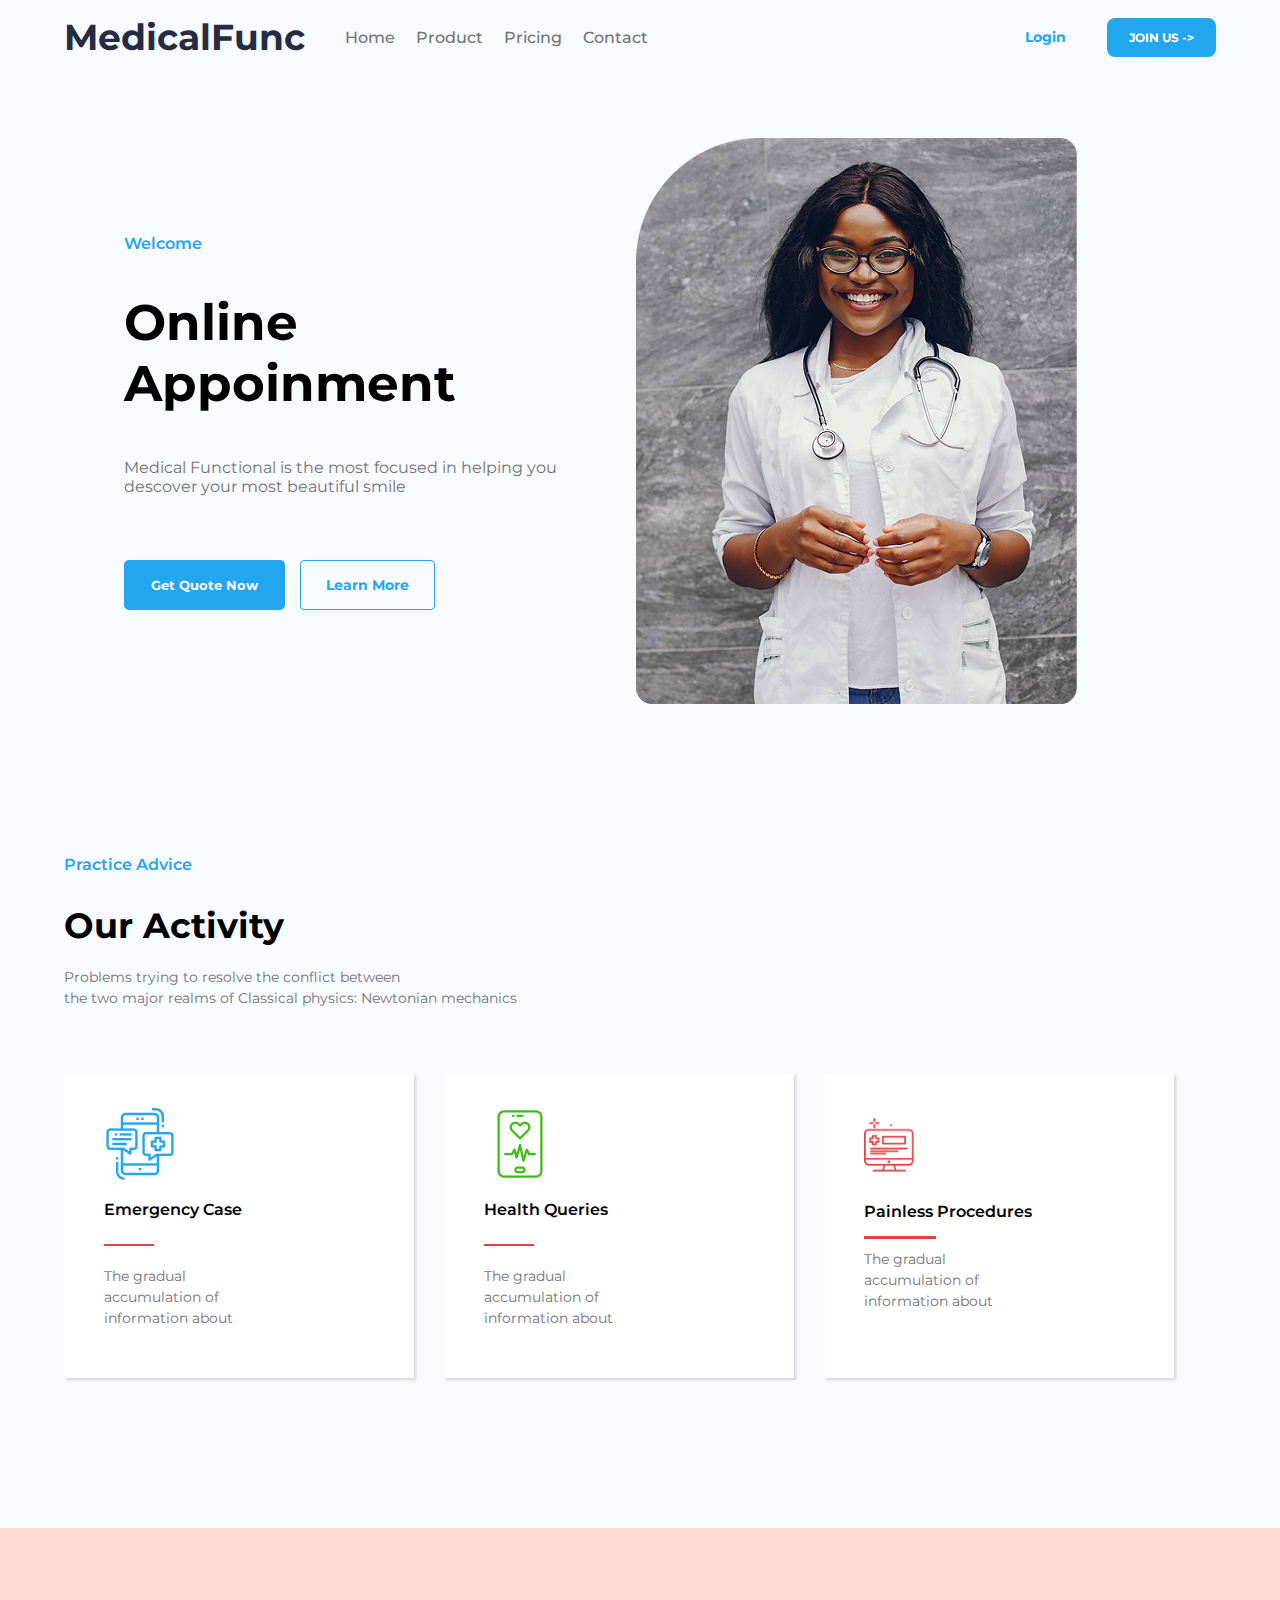
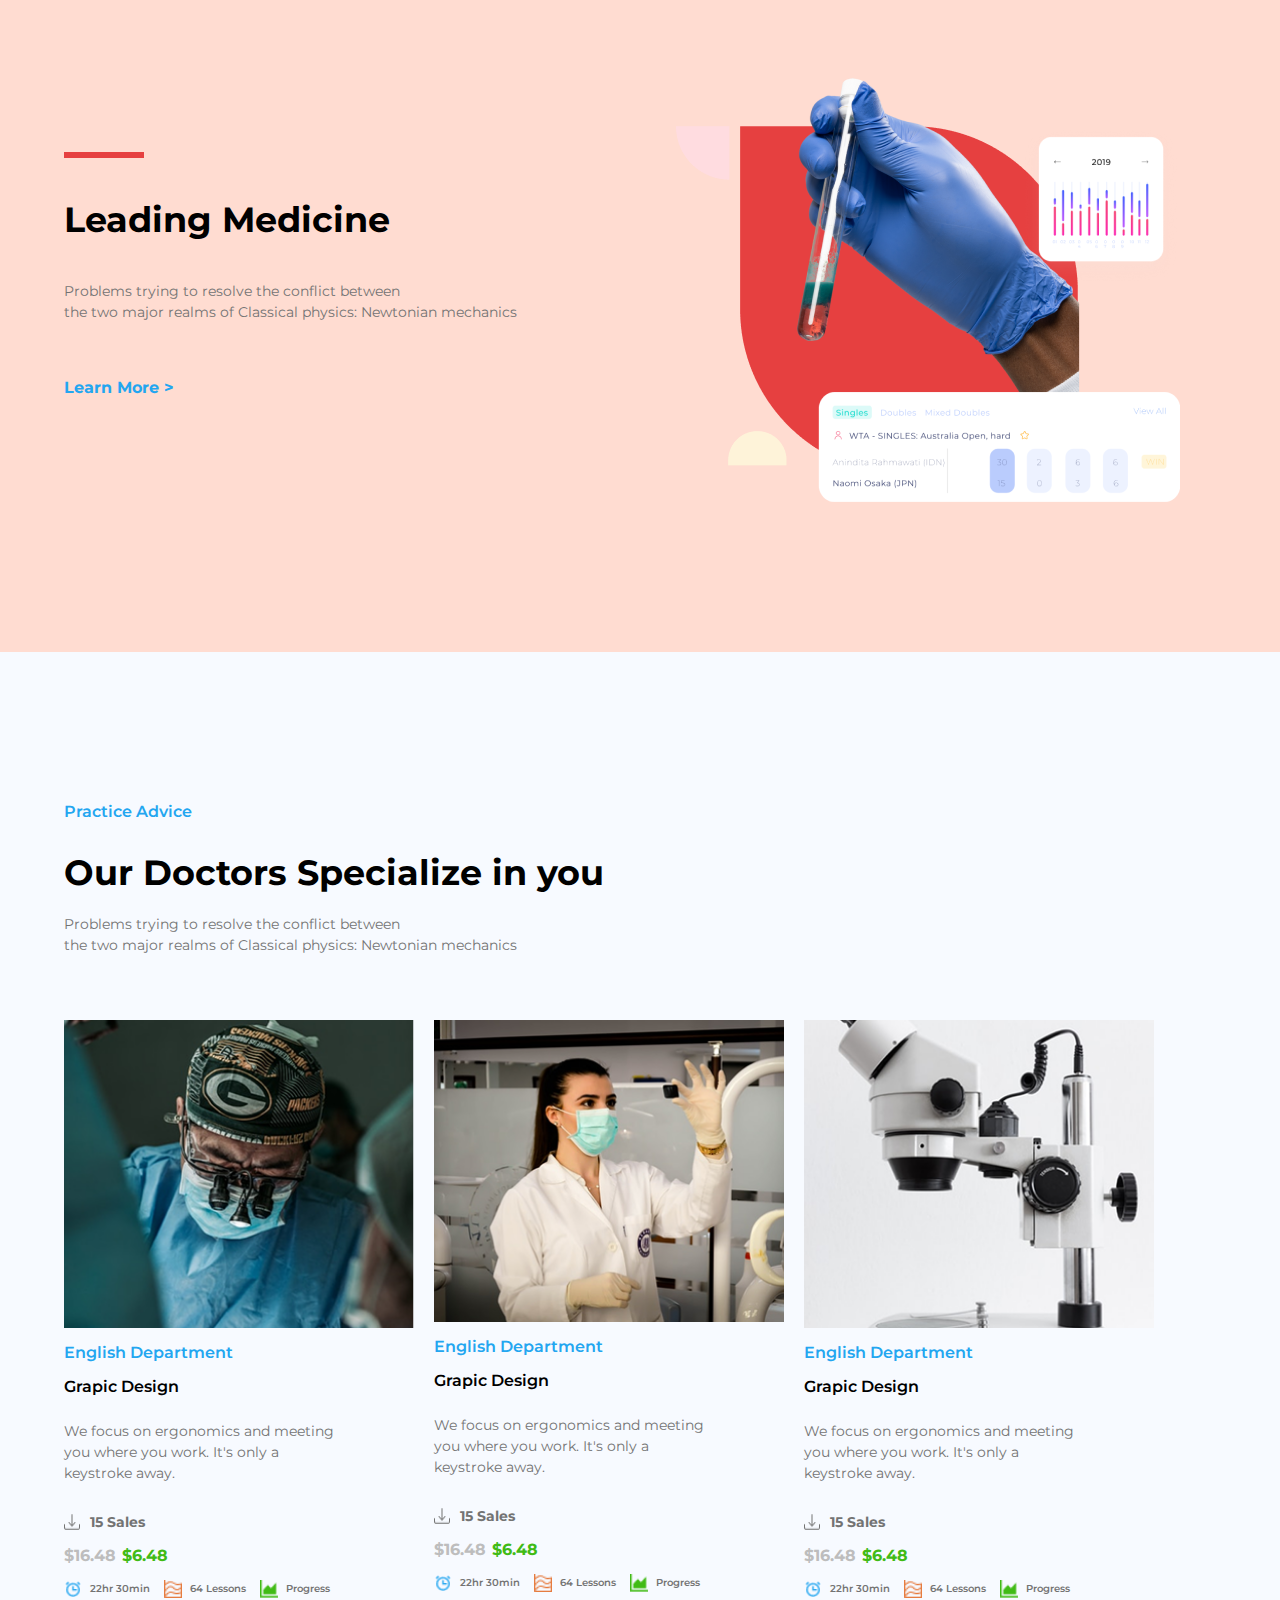
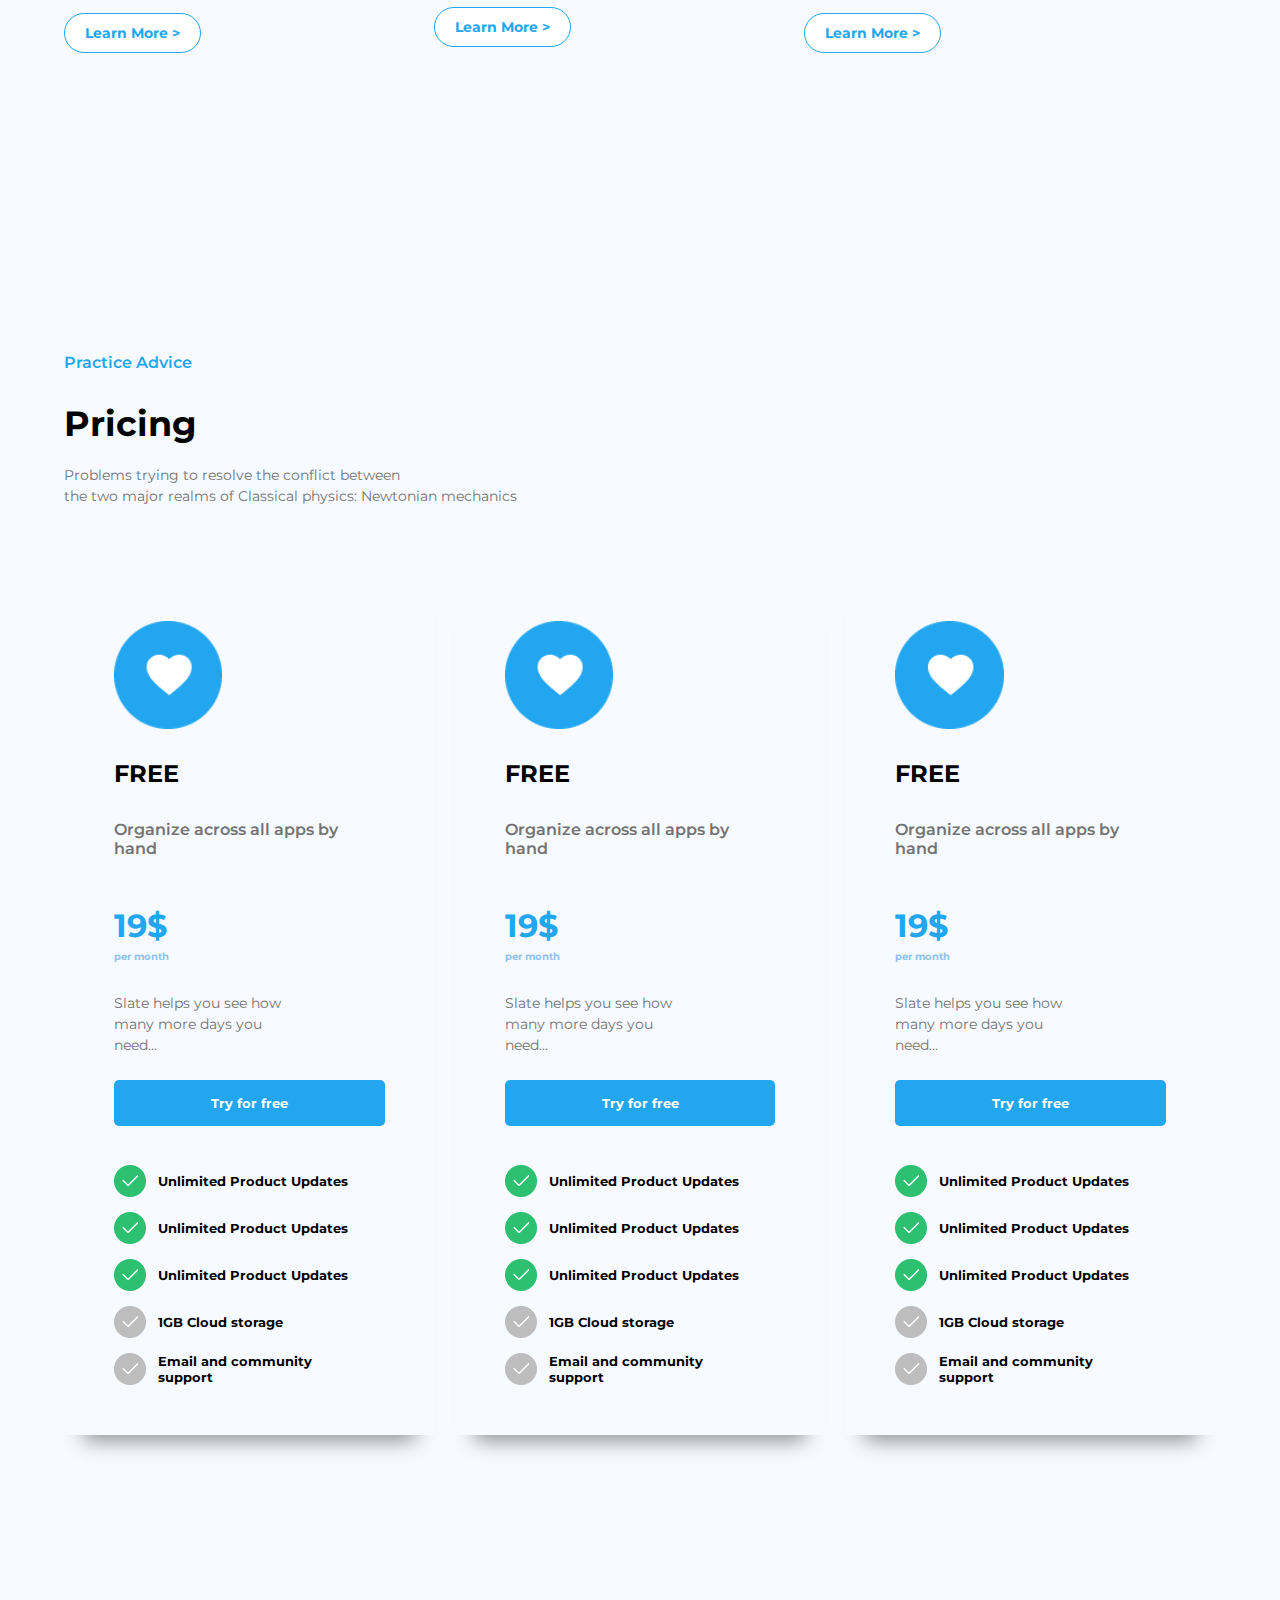
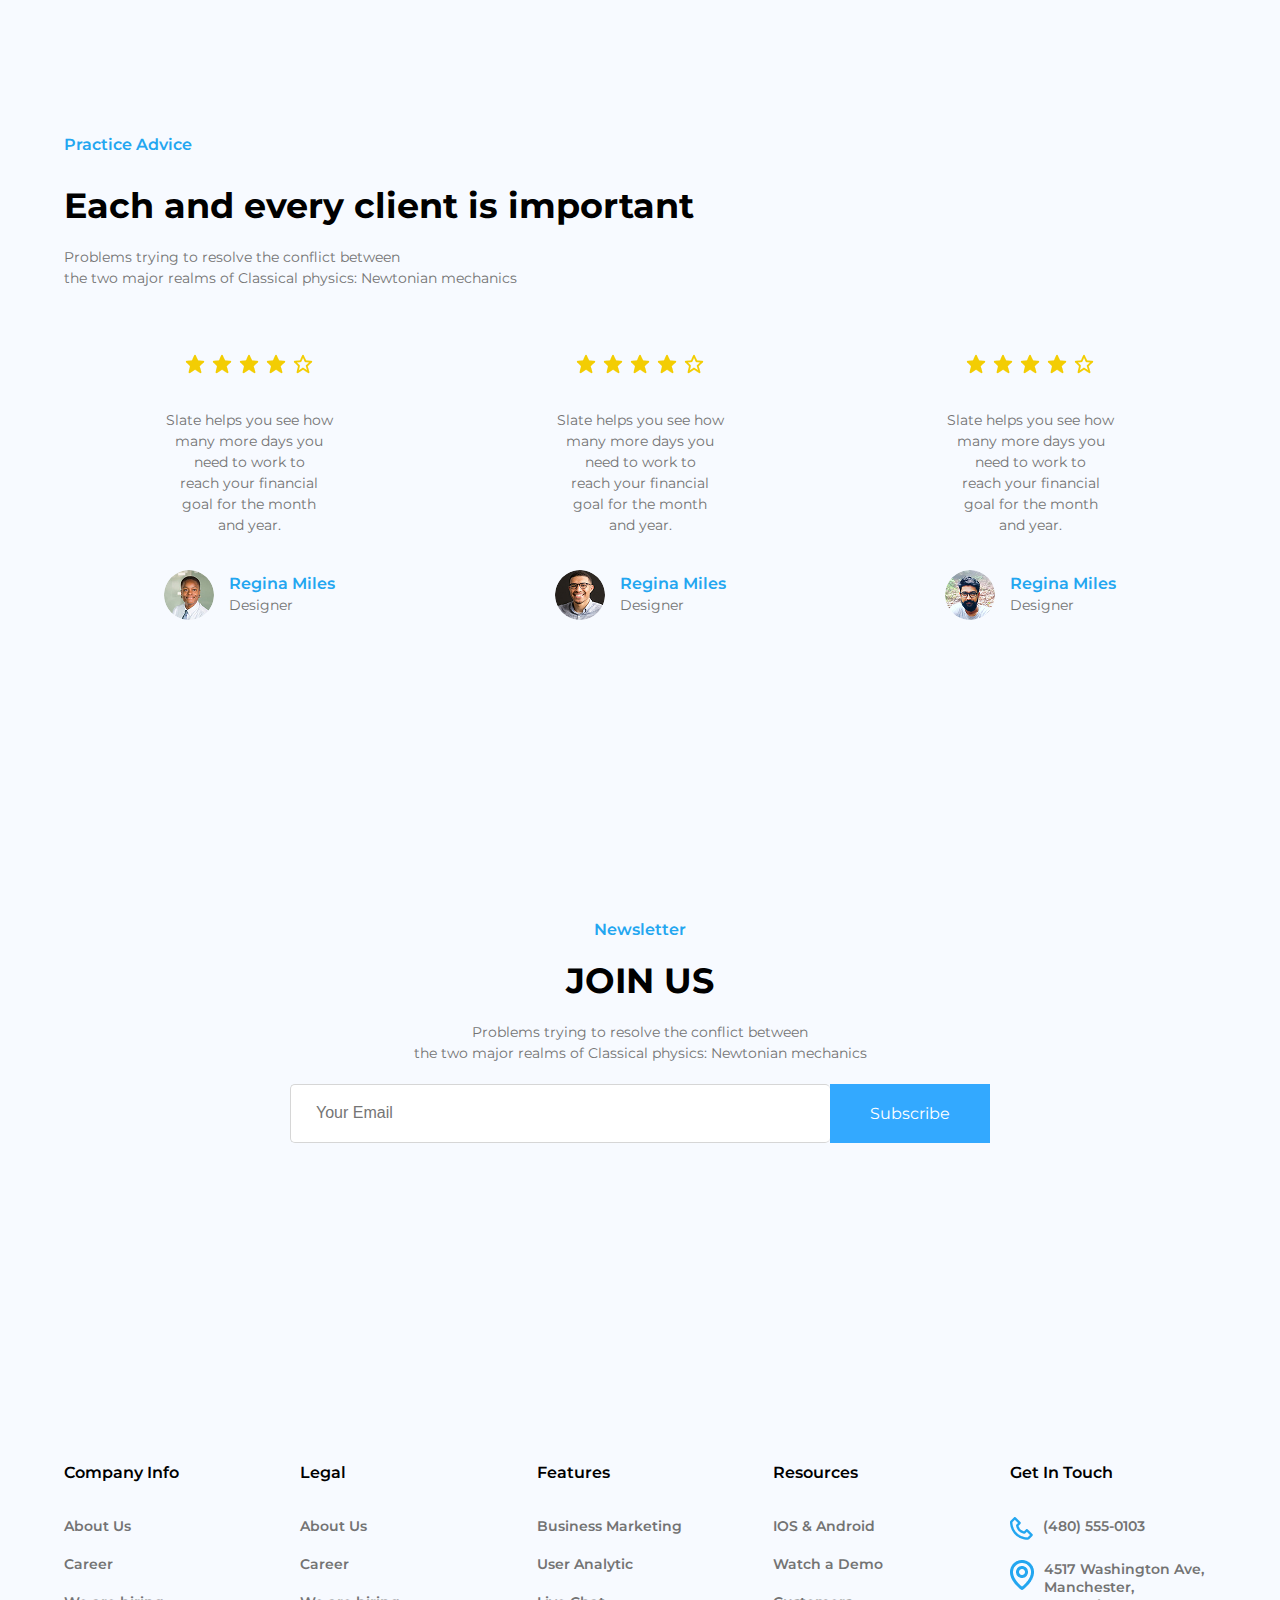
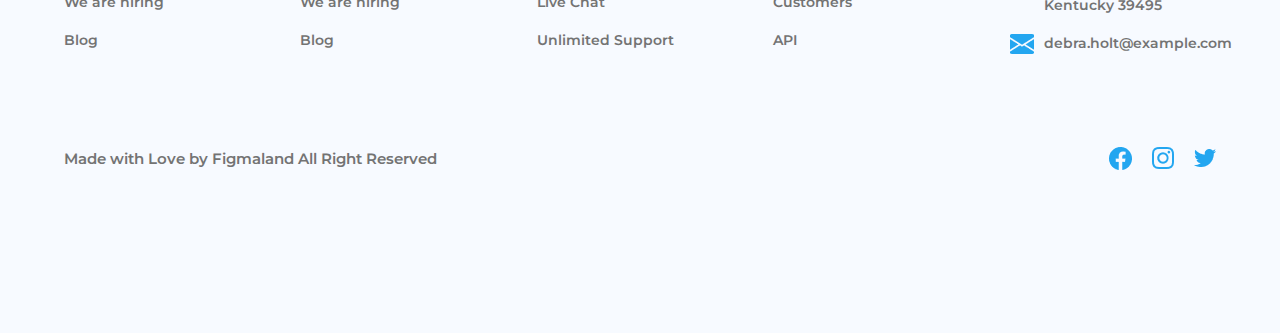
<file: index.html>
<!DOCTYPE html>
<html lang="en">

<head>
  <meta charset="UTF-8">
  <meta name="viewport" content="width=device-width, initial-scale=1.0">
  <title>Medical App</title>
  <link rel="preconnect" href="https://fonts.googleapis.com">
  <link rel="preconnect" href="https://fonts.gstatic.com" crossorigin>
  <link href="https://fonts.googleapis.com/css2?family=Montserrat:ital,wght@0,100..900;1,100..900&display=swap" rel="stylesheet">
  <link rel="stylesheet" href="style.css">
</head>

<body>
  <section class="header">

    <div class="navbar">
      <div class="nav-left">
        <a href="home.html" class="appname"><h2>MedicalFunc</h2></a>
        <nav>
          <ul class="navlinkA">
            <li><a href="#">Home</a></li>
            <li><a href="#">Product</a></li>
            <li><a href="#">Pricing</a></li>
            <li><a href="#">Contact</a></li>
          </ul>
        </nav>
      </div>

      <div class="nav-right">
        <div class="navlinkB">
          <button class="login-btn">Login</button>
          <button class="join-btn">JOIN US -></button>
        </div>
      </div>
    </div>

    <div class="header-container">
      <div class="header-container-left">
        <h4 class="h4-1">Welcome</h4>
        <br>
        <h1 class="h1-1">Online</h1>
        <h1 class="h1-1">Appoinment</h1>
        <br>
        <p class="p-1">Medical Functional is the most focused in helping you <br> descover your most beautiful smile</p>
        <br>
        <div class="container-left-btn">
          <button class="btn-1">Get Quote Now</button>
          <button class="btn-2">Learn More</button>
        </div>
      </div>
      <div class="header-container-right">
        <img src="images/doctor.png" class="doc-image" alt="Image of the doctor">
      </div>
    </div>
    
  </section>

  <section class="activity">

    <div class="activity-container">
      <div class="activity-container-top">
        <h4 class="h4-1">Practice Advice</h4>
        <h1 class="h1-2">Our Activity</h1>
      <p class="p-2">Problems trying to resolve the conflict between <br> the two major realms of Classical physics: Newtonian mechanics</p>
      </div>

      <div class="activity-container-bottom">
        <div class="activity-container-box">
          <img src="images/activity-img1.png" class="phone-image" alt="Image of a phone">
          <h4 class="h4-2">Emergency Case</h4>
          <img src="images/redline.png" class="line-image" alt="Line image">
          <p class="p-2">The gradual <br> accumulation of <br>information about </p>
        </div>
        <div class="activity-container-box">
          <img src="images/activity-img2.png" class="phone-image" alt="Image of a phone">
          <h4 class="h4-2">Health Queries</h4>
          <img src="images/redline.png" class="line-image" alt="Line image">
          <p class="p-2">The gradual <br> accumulation of <br>information about </p>
        </div>
        <div class="activity-container-box">
          <img src="images/activity-img3.png" class="line-image" alt="Line image">
          <h4 class="h4-2">Painless Procedures</h4>
          <img src="images/redline.png" class="phone-image" alt="Image of a phone">
          <p class="p-2">The gradual <br> accumulation of <br>information about </p>
        </div>
      </div>
    </div>

  </section>

  <section class="content">
    <div class="content-container">
      <div class="content-container-left">
      <img src="images/redline.png" class="line-image" alt="Image of a testtube">
        <h1 class="h1-2">Leading Medicine</h1>
      <p class="p-2">Problems trying to resolve the conflict between <br> the two major realms of Classical physics: Newtonian mechanics</p>
      <a href="#" class="h4-1"><h4>Learn More ></h4></a>
      </div>
      <div class="content-container-right">
        <img src="images/testtube.png" class="content-image" alt="Image of a testtube">
      </div>
    </div>

  </section>

  <section class="specialities">

    <div class="specialities-container">
      <div class="specialities-container-top">
        <h4 class="h4-1">Practice Advice</h4>
        <h1 class="h1-2">Our Doctors Specialize in you</h1>
      <p class="p-2">Problems trying to resolve the conflict between <br> the two major realms of Classical physics: Newtonian mechanics</p>
      </div>
      <div class="specialities-container-bottom">
        <div class="specialities-box">
          <img src="images/specialize-img1.png" alt="Image of doctor" class="specialities-image">
          <h4 class="h4-1">English Department</h4>
          <h4 class="h4-2">Grapic Design</h4>
          <p class="p-2">We focus on ergonomics and meeting <br> you where you work. It's only a <br> keystroke away.</p>
          <span class="specialities-sales"><img src="images/specialize-vector1.png" alt="Image of arrow"> 15 Sales </span>
          <span class="specialities-price"><strong class="specialities-price1">$16.48</strong> <strong class="specialities-price2">$6.48</strong></span>
          <span class="specialities-details">
            <span><img src="images/specialize-vector4.png" alt="Image of clock"> 22hr 30min</span>
            <span><img src="images/specialize-vector3.png" alt="Image of book"> 64 Lessons</span>
            <span><img src="images/specialize-vector2.png" alt="Image of progress"> Progress</span>
          </span>
          <button class="specialities-btn">Learn More ></button>
        </div>
        <div class="specialities-box">
          <img src="images/specialize-img2.png" alt="Image of doctor" class="specialities-image">
          <h4 class="h4-1">English Department</h4>
          <h4 class="h4-2">Grapic Design</h4>
          <p class="p-2">We focus on ergonomics and meeting <br> you where you work. It's only a <br> keystroke away.</p>
          <span class="specialities-sales"><img src="images/specialize-vector1.png" alt="Image of arrow"> 15 Sales </span>
          <span class="specialities-price"><strong class="specialities-price1">$16.48</strong> <strong class="specialities-price2">$6.48</strong></span>
          <span class="specialities-details">
            <span><img src="images/specialize-vector4.png" alt="Image of clock"> 22hr 30min</span>
            <span><img src="images/specialize-vector3.png" alt="Image of book"> 64 Lessons</span>
            <span><img src="images/specialize-vector2.png" alt="Image of progress"> Progress</span>
          </span>
          <button class="specialities-btn">Learn More ></button>
        </div>
        <div class="specialities-box">
          <img src="images/specialize-img3.png" alt="Image of Microscope" class="specialities-image">
          <h4 class="h4-1">English Department</h4>
          <h4 class="h4-2">Grapic Design</h4>
          <p class="p-2">We focus on ergonomics and meeting <br> you where you work. It's only a <br> keystroke away.</p>
          <span class="specialities-sales"><img src="images/specialize-vector1.png" alt="Image of arrow"> 15 Sales </span>
          <span class="specialities-price"><strong class="specialities-price1">$16.48</strong> <strong class="specialities-price2">$6.48</strong></span>
          <span class="specialities-details">
            <span><img src="images/specialize-vector4.png" alt="Image of clock"> 22hr 30min</span>
            <span><img src="images/specialize-vector3.png" alt="Image of book"> 64 Lessons</span>
            <span><img src="images/specialize-vector2.png" alt="Image of progress"> Progress</span>
          </span>
          <button class="specialities-btn">Learn More ></button>
        </div>
      </div>
    </div> 

  </section>

  <section class="pricing">

    <div class="pricing-container">
      <div class="pricing-container-top">
        <h4 class="h4-1">Practice Advice</h4>
        <h1 class="h1-2">Pricing</h1>
      <p class="p-2">Problems trying to resolve the conflict between <br> the two major realms of Classical physics: Newtonian mechanics</p>
      </div>
      <div class="pricing-container-bottom">
        <div class="pricing-box">
          <img src="images/pricing-img1.png" alt="Image of circle heart" class="pricing-image">
          <h2>FREE</h2>
          <p class="p-3">Organize across all apps by <br> hand</p>
          <div class="pricing-price">
            <h1 class="h1-3">19$</h1>
            <h3 class="h6-1">per month</h3>
          </div>
          <p class="p-2">Slate helps you see how <br> many more days you <br> need...</p>
          <button class="pricing-btn">Try for free</button>
          <br>
          <div class="pricing-details">
            <div class="pricing-details-1"> <img src="images/yestick.png" alt="Image of tick" class="pricing-details-tick-image"> Unlimited Product Updates </div>
            <div class="pricing-details-1"> <img src="images/yestick.png" alt="Image of tick" class="pricing-details-tick-image"> Unlimited Product Updates </div>
            <div class="pricing-details-1"> <img src="images/yestick.png" alt="Image of tick" class="pricing-details-tick-image"> Unlimited Product Updates </div>
            <div class="pricing-details-1"> <img src="images/notick.png" alt="Image of Not Available tick" class="pricing-details-tick-image"> 1GB Cloud storage </div>
            <div class="pricing-details-1"> <img src="images/notick.png" alt="Image of Not Available tick" class="pricing-details-tick-image"> Email and community <br> support </div>
          </div>
        </div>
        <div class="pricing-box">
          <img src="images/pricing-img1.png" alt="Image of circle heart" class="pricing-image">
          <h2>FREE</h2>
          <p class="p-3">Organize across all apps by <br> hand</p>
          <div class="pricing-price">
            <h1 class="h1-3">19$</h1>
            <h3 class="h6-1">per month</h3>
          </div>
          <p class="p-2">Slate helps you see how <br> many more days you <br> need...</p>
          <button class="pricing-btn">Try for free</button>
          <br>
          <div class="pricing-details">
            <div class="pricing-details-1"> <img src="images/yestick.png" alt="Image of tick" class="pricing-details-tick-image"> Unlimited Product Updates </div>
            <div class="pricing-details-1"> <img src="images/yestick.png" alt="Image of tick" class="pricing-details-tick-image"> Unlimited Product Updates </div>
            <div class="pricing-details-1"> <img src="images/yestick.png" alt="Image of tick" class="pricing-details-tick-image"> Unlimited Product Updates </div>
            <div class="pricing-details-1"> <img src="images/notick.png" alt="Image of Not Available tick" class="pricing-details-tick-image"> 1GB Cloud storage </div>
            <div class="pricing-details-1"> <img src="images/notick.png" alt="Image of Not Available tick" class="pricing-details-tick-image"> Email and community <br> support </div>
          </div>
        </div>
        <div class="pricing-box">
          <img src="images/pricing-img1.png" alt="Image of circle heart" class="pricing-image">
          <h2>FREE</h2>
          <p class="p-3">Organize across all apps by <br> hand</p>
          <div class="pricing-price">
            <h1 class="h1-3">19$</h1>
            <h3 class="h6-1">per month</h3>
          </div>
          <p class="p-2">Slate helps you see how <br> many more days you <br> need...</p>
          <button class="pricing-btn">Try for free</button>
          <br>
          <div class="pricing-details">
            <div class="pricing-details-1"> <img src="images/yestick.png" alt="Image of tick" class="pricing-details-tick-image"> Unlimited Product Updates </div>
            <div class="pricing-details-1"> <img src="images/yestick.png" alt="Image of tick" class="pricing-details-tick-image"> Unlimited Product Updates </div>
            <div class="pricing-details-1"> <img src="images/yestick.png" alt="Image of tick" class="pricing-details-tick-image"> Unlimited Product Updates </div>
            <div class="pricing-details-1"> <img src="images/notick.png" alt="Image of Not Available tick" class="pricing-details-tick-image"> 1GB Cloud storage </div>
            <div class="pricing-details-1"> <img src="images/notick.png" alt="Image of Not Available tick" class="pricing-details-tick-image"> Email and community <br> support </div>
          </div>
        </div>
      </div>
    </div>

  </section>

  <section class="reviews">

    <div class="reviews-container">
      <div class="reviews-container-top">
        <h4 class="h4-1">Practice Advice</h4>
        <h1 class="h1-2">Each and every client is important</h1>
        <p class="p-2">Problems trying to resolve the conflict between <br> the two major realms of Classical physics: Newtonian mechanics</p>
      </div>
      <div class="reviews-container-bottom">
        <div class="review-box">
          <div class="review-box-stars">
            <img src="images/star.png" alt="Image of star">
            <img src="images/star.png" alt="Image of star">
            <img src="images/star.png" alt="Image of star">
            <img src="images/star.png" alt="Image of star">
            <img src="images/emptystar.png" alt="Image of empty star">
          </div>
          <div class="review-box-text">
            <p class="p-2">Slate helps you see how <br> many more days you <br> need to work to <br> reach your financial <br> goal for the month <br> and year.</p>
          </div>
          <div class="review-box-identity">
            <img src="images/reviewer1.png" alt="Image of person">
            <div class="review-box-identity-text">
              <h4 class="h4-1">Regina Miles</h4>
              <p class="p-2">Designer</p>
            </div>
          </div>
        </div>
        <div class="review-box">
          <div class="review-box-stars">
            <img src="images/star.png" alt="Image of star">
            <img src="images/star.png" alt="Image of star">
            <img src="images/star.png" alt="Image of star">
            <img src="images/star.png" alt="Image of star">
            <img src="images/emptystar.png" alt="Image of empty star">
          </div>
          <div class="review-box-text">
            <p class="p-2">Slate helps you see how <br> many more days you <br> need to work to <br> reach your financial <br> goal for the month <br> and year.</p>
          </div>
          <div class="review-box-identity">
            <img src="images/reviewer2.png" alt="Image of person">
            <div class="review-box-identity-text">
              <h4 class="h4-1">Regina Miles</h4>
              <p class="p-2">Designer</p>
            </div>
          </div>
        </div>
        <div class="review-box">
          <div class="review-box-stars">
            <img src="images/star.png" alt="Image of star">
            <img src="images/star.png" alt="Image of star">
            <img src="images/star.png" alt="Image of star">
            <img src="images/star.png" alt="Image of star">
            <img src="images/emptystar.png" alt="Image of empty star">
          </div>
          <div class="review-box-text">
            <p class="p-2">Slate helps you see how <br> many more days you <br> need to work to <br> reach your financial <br> goal for the month <br> and year.</p>
          </div>
          <div class="review-box-identity">
            <img src="images/reviewer3.png" alt="Image of person">
            <div class="review-box-identity-text">
              <h4 class="h4-1">Regina Miles</h4>
              <p class="p-2">Designer</p>
            </div>
          </div>
        </div>
      </div>
    </div>

  </section>

  <section class="newsletter">
    <div class="newsletter-container">
      <h4 class="h4-1">Newsletter</h4>
      <h1 class="h1-2">JOIN US</h1>
      <p class="p-2">Problems trying to resolve the conflict between <br> the two major realms of Classical physics: Newtonian mechanics </p>
      <form>
        <input type="email" placeholder="Your Email" class="newsletter-input">
        <button type="submit" class="newsletter-btn">Subscribe</button>
      </form>
    </div>
    
  </section>

  <section class="footer">

    <div class="footer-container">
      <div class="footer-top">
        <div class = "footer-box">
          <h4 class="h4-2">Company Info</h4>
          <a href="">About Us</a>
          <a href="">Career</a>
          <a href="">We are hiring</a>
          <a href="">Blog</a>
        </div>
        <div class = "footer-box">
          <h4 class="h4-2">Legal</h4>
          <a href="">About Us</a>
          <a href="">Career</a>
          <a href="">We are hiring</a>
          <a href="">Blog</a>
        </div>
        <div class = "footer-box">
          <h4 class="h4-2">Features</h4>
          <a href="">Business Marketing</a>
          <a href="">User Analytic</a>
          <a href="">Live Chat</a>
          <a href="">Unlimited Support</a>
        </div>
        <div class = "footer-box">
          <h4 class="h4-2">Resources</h4>
          <a href="">IOS & Android</a>
          <a href="">Watch a Demo</a>
          <a href="">Customers</a>
          <a href="">API</a>
        </div>
        <div class = "footer-box">
          <h4 class="h4-2">Get In Touch</h4>
          <a href=""><img src="images/phone.png" alt="Image of phone">(480) 555-0103</a>
          <a href=""><img src="images/location.png" alt="Image of location">4517 Washington Ave, Manchester, <br> Kentucky 39495</a>
          <a href=""><img src="images/mail.png" alt="Image of email">debra.holt@example.com</a>
        </div>  
      </div>
      <div class="footer-bottom">
        <div class="footer-bottom-left">
          <p>Made with Love by Figmaland All Right Reserved</p>
        </div>
        <div class="footer-bottom-right">
          <img src="images/fb.png" alt="Image of Facebook">
          <img src="images/insta.png" alt="Image of Instagram">
          <img src="images/twitter.png" alt="Image of Twitter">
        </div>
      </div>
    </div>

  </section>


  <script src="scripts.js"></script>

</body>
</html>
</file>
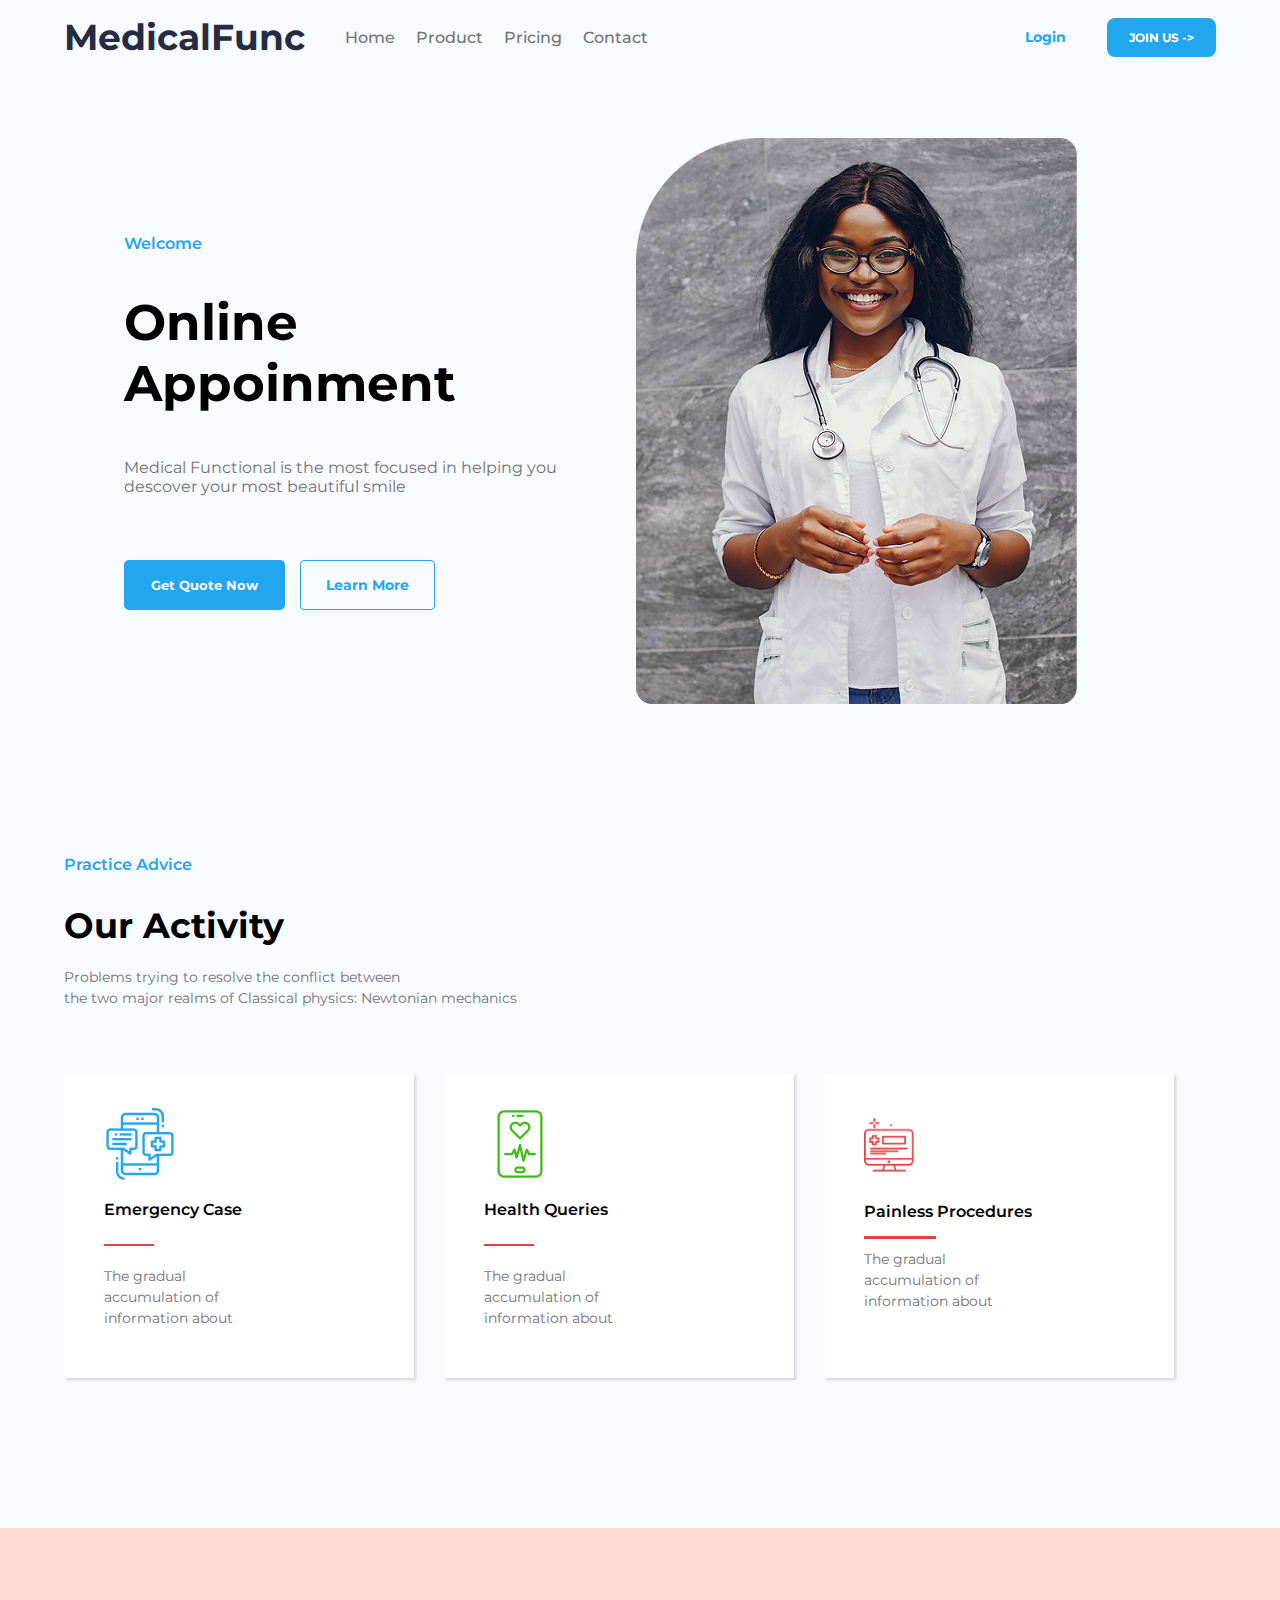
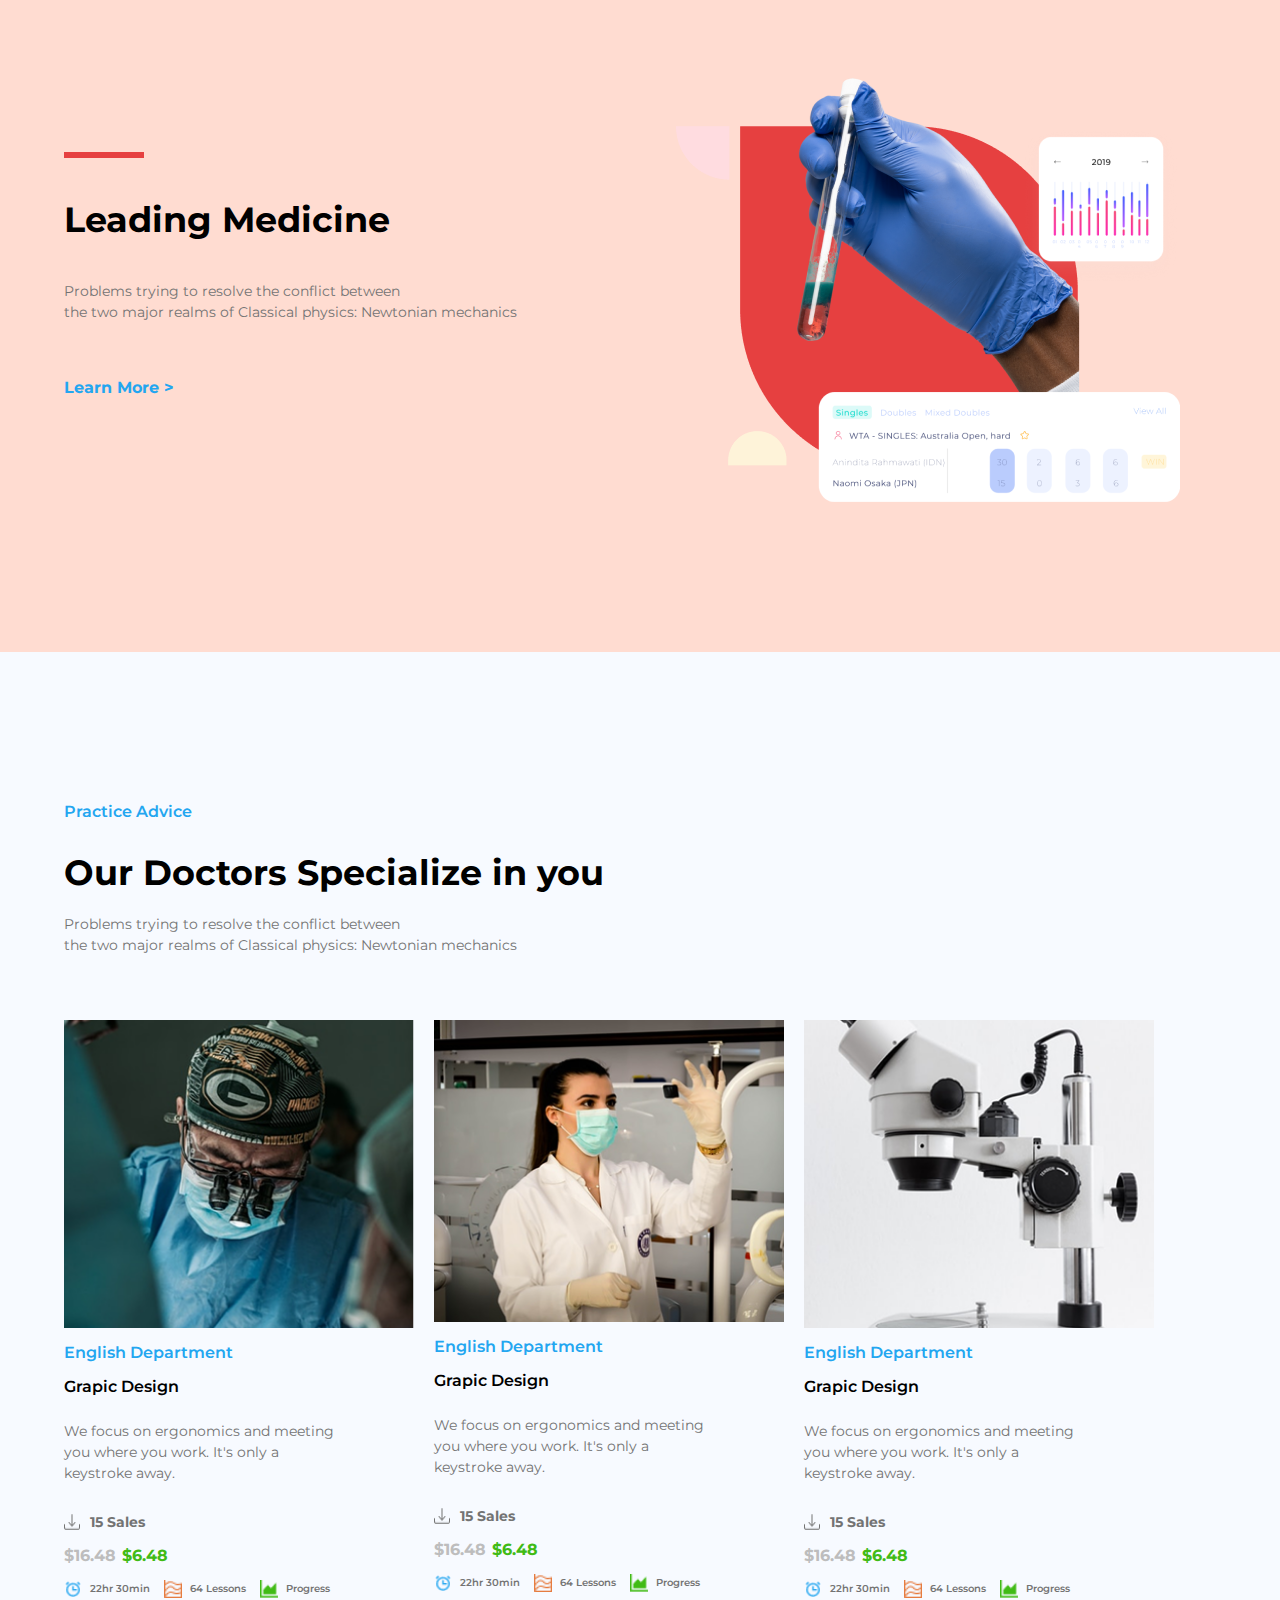
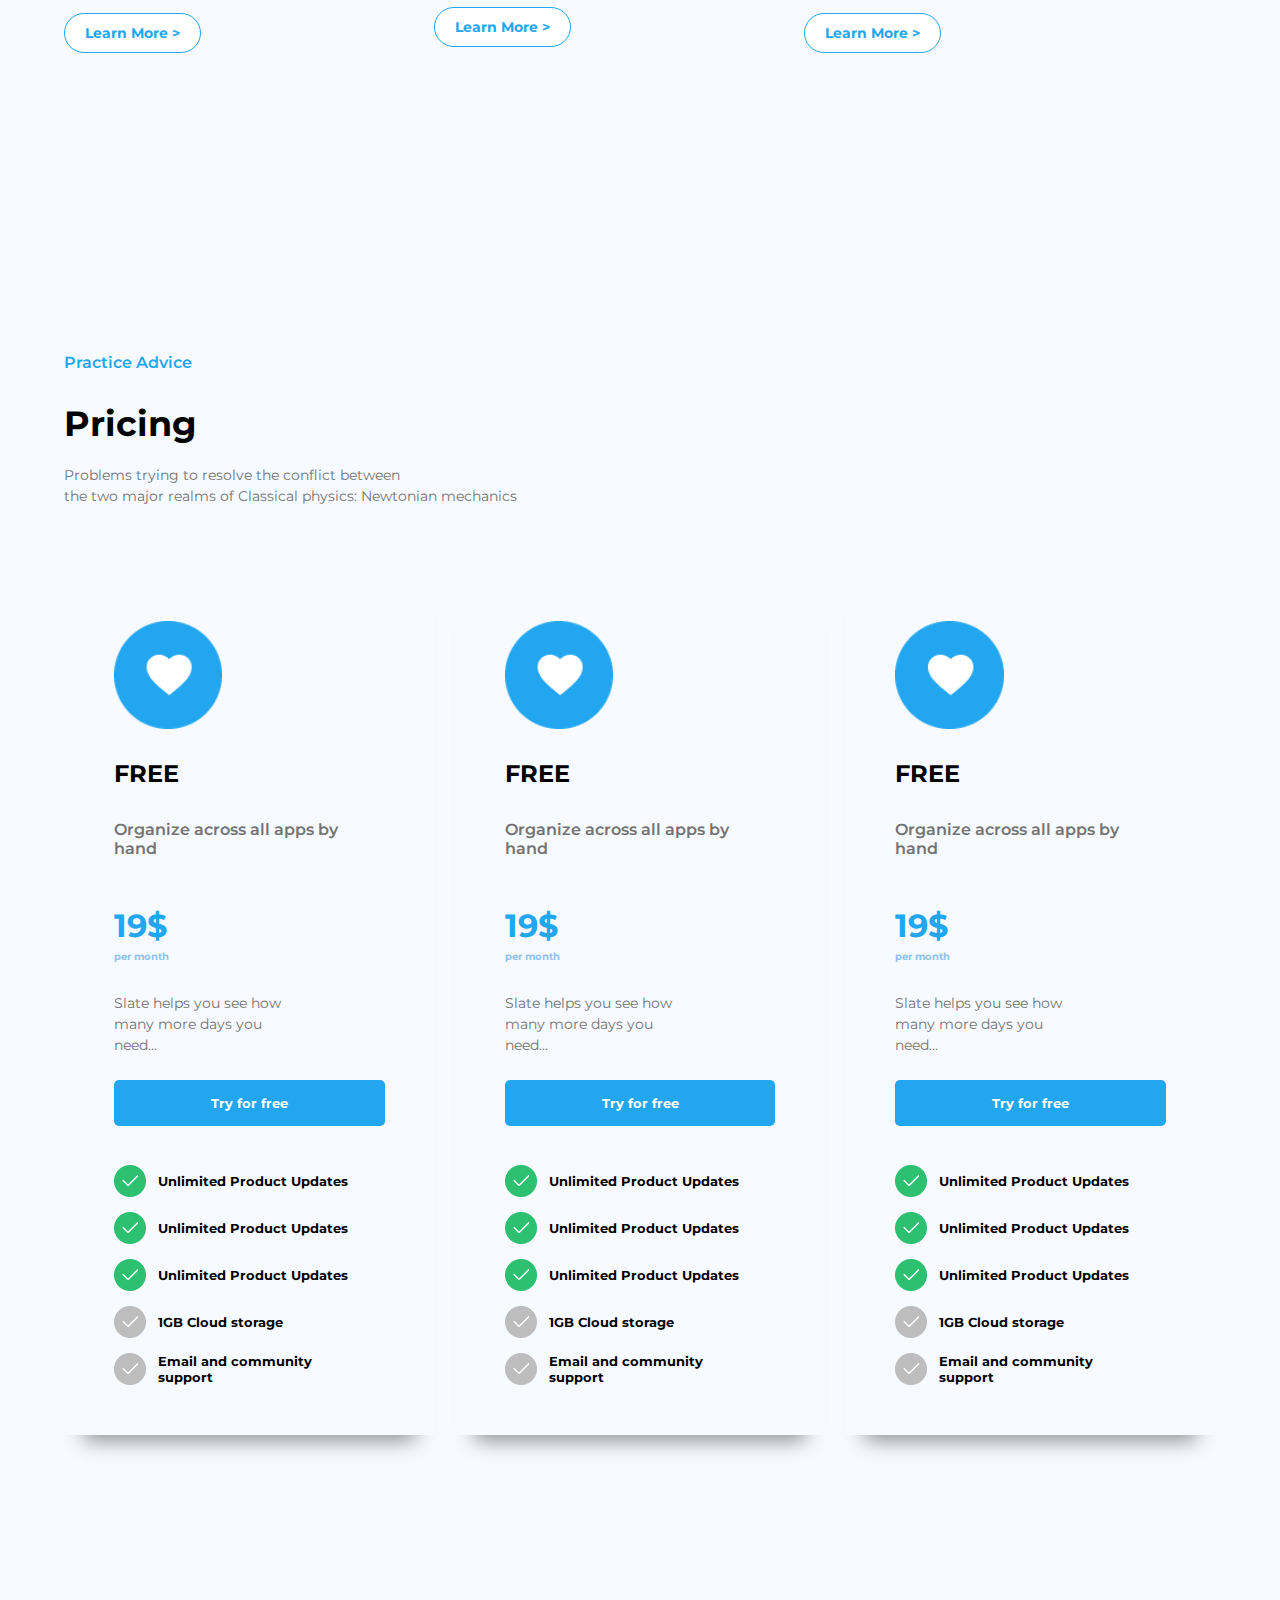
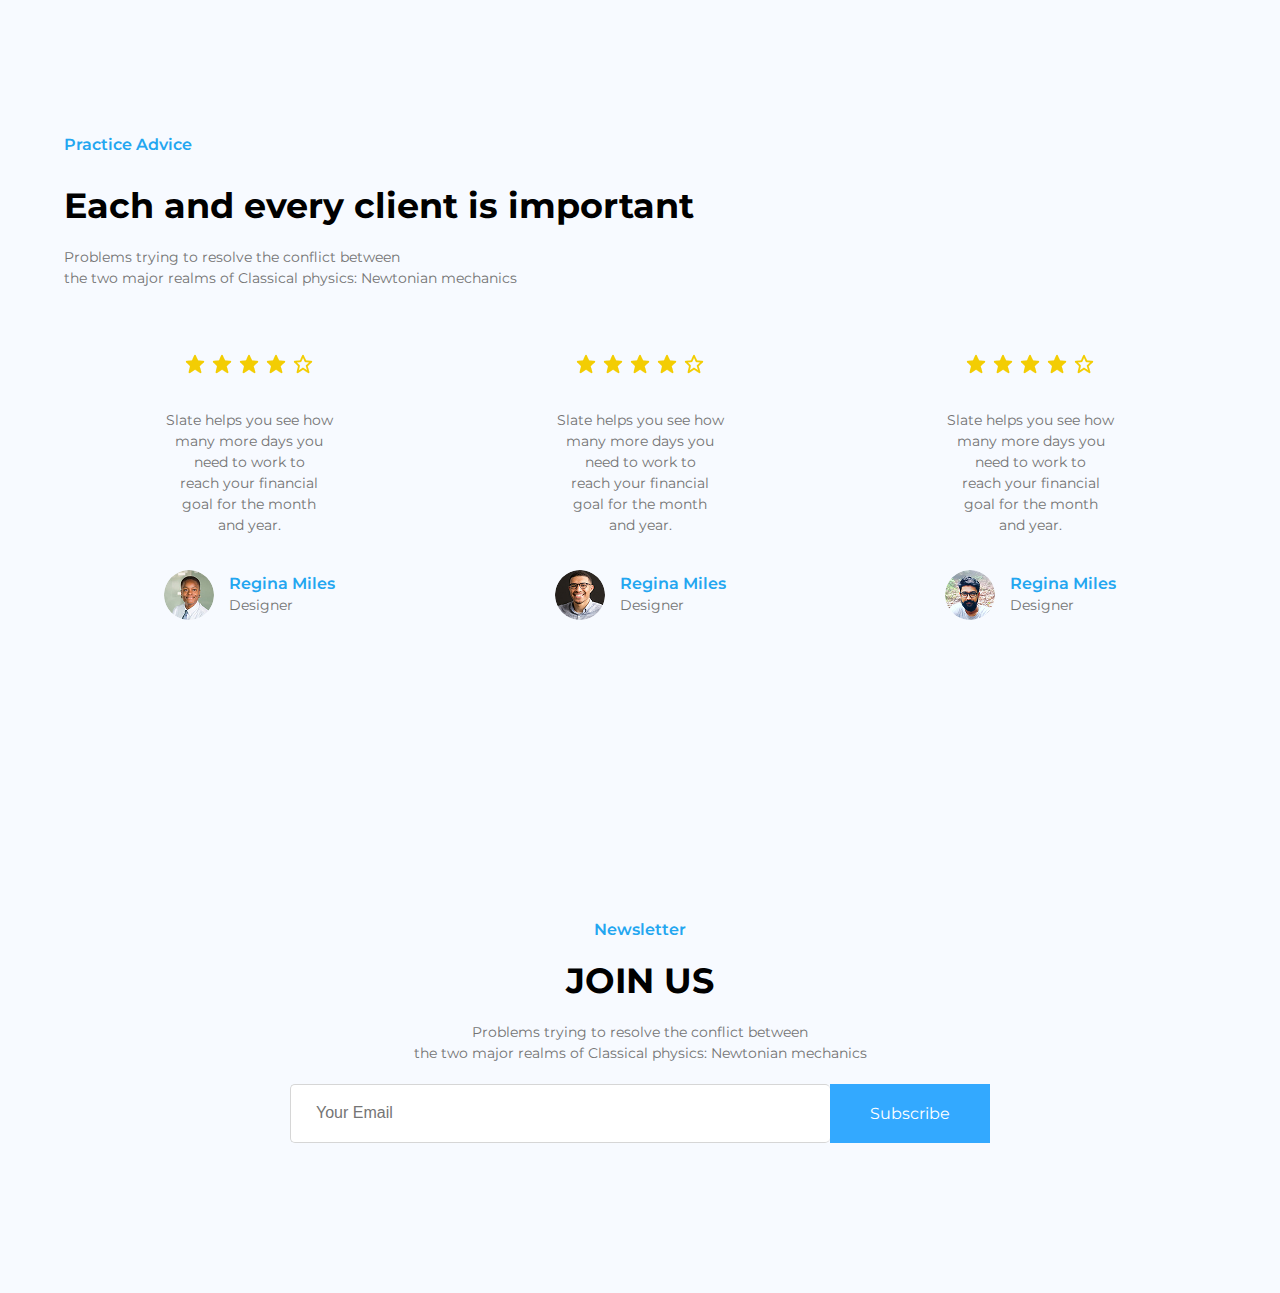
<file: home.html>
<!DOCTYPE html>
<html lang="en">

<head>
  <meta charset="UTF-8">
  <meta name="viewport" content="width=device-width, initial-scale=1.0">
  <title>Medical App</title>
  <link rel="preconnect" href="https://fonts.googleapis.com">
  <link rel="preconnect" href="https://fonts.gstatic.com" crossorigin>
  <link href="https://fonts.googleapis.com/css2?family=Montserrat:ital,wght@0,100..900;1,100..900&display=swap" rel="stylesheet">
  <link rel="stylesheet" href="style.css">
</head>

<body>
  <section class="header">

    <div class="navbar">
      <div class="nav-left">
        <a href="home.html" class="appname"><h2>MedicalFunc</h2></a>
        <nav>
          <ul class="navlinkA">
            <li><a href="#">Home</a></li>
            <li><a href="#">Product</a></li>
            <li><a href="#">Pricing</a></li>
            <li><a href="#">Contact</a></li>
          </ul>
        </nav>
      </div>

      <div class="nav-right">
        <div class="navlinkB">
          <button class="login-btn">Login</button>
          <button class="join-btn">JOIN US -></button>
        </div>
      </div>
    </div>

    <div class="header-container">
      <div class="header-container-left">
        <h4 class="h4-1">Welcome</h4>
        <br>
        <h1 class="h1-1">Online</h1>
        <h1 class="h1-1">Appoinment</h1>
        <br>
        <p class="p-1">Medical Functional is the most focused in helping you <br> descover your most beautiful smile</p>
        <br>
        <div class="container-left-btn">
          <button class="btn-1">Get Quote Now</button>
          <button class="btn-2">Learn More</button>
        </div>
      </div>
      <div class="header-container-right">
        <img src="images/doctor.png" class="doc-image" alt="Image of the doctor">
      </div>
    </div>
    
  </section>

  <section class="activity">

    <div class="activity-container">
      <div class="activity-container-top">
        <h4 class="h4-1">Practice Advice</h4>
        <h1 class="h1-2">Our Activity</h1>
      <p class="p-2">Problems trying to resolve the conflict between <br> the two major realms of Classical physics: Newtonian mechanics</p>
      </div>

      <div class="activity-container-bottom">
        <div class="activity-container-box">
          <img src="images/activity-img1.png" class="phone-image" alt="Image of a phone">
          <h4 class="h4-2">Emergency Case</h4>
          <img src="images/redline.png" class="line-image" alt="Line image">
          <p class="p-2">The gradual <br> accumulation of <br>information about </p>
        </div>
        <div class="activity-container-box">
          <img src="images/activity-img2.png" class="phone-image" alt="Image of a phone">
          <h4 class="h4-2">Health Queries</h4>
          <img src="images/redline.png" class="line-image" alt="Line image">
          <p class="p-2">The gradual <br> accumulation of <br>information about </p>
        </div>
        <div class="activity-container-box">
          <img src="images/activity-img3.png" class="line-image" alt="Line image">
          <h4 class="h4-2">Painless Procedures</h4>
          <img src="images/redline.png" class="phone-image" alt="Image of a phone">
          <p class="p-2">The gradual <br> accumulation of <br>information about </p>
        </div>
      </div>
    </div>

  </section>

  <section class="content">
    <div class="content-container">
      <div class="content-container-left">
      <img src="images/redline.png" class="line-image" alt="Image of a testtube">
        <h1 class="h1-2">Leading Medicine</h1>
      <p class="p-2">Problems trying to resolve the conflict between <br> the two major realms of Classical physics: Newtonian mechanics</p>
      <a href="#" class="h4-1"><h4>Learn More ></h4></a>
      </div>
      <div class="content-container-right">
        <img src="images/testtube.png" class="content-image" alt="Image of a testtube">
      </div>
    </div>

  </section>

  <section class="specialities">

    <div class="specialities-container">
      <div class="specialities-container-top">
        <h4 class="h4-1">Practice Advice</h4>
        <h1 class="h1-2">Our Doctors Specialize in you</h1>
      <p class="p-2">Problems trying to resolve the conflict between <br> the two major realms of Classical physics: Newtonian mechanics</p>
      </div>
      <div class="specialities-container-bottom">
        <div class="specialities-box">
          <img src="images/specialize-img1.png" alt="Image of doctor" class="specialities-image">
          <h4 class="h4-1">English Department</h4>
          <h4 class="h4-2">Grapic Design</h4>
          <p class="p-2">We focus on ergonomics and meeting <br> you where you work. It's only a <br> keystroke away.</p>
          <span class="specialities-sales"><img src="images/specialize-vector1.png" alt="Image of arrow"> 15 Sales </span>
          <span class="specialities-price"><strong class="specialities-price1">$16.48</strong> <strong class="specialities-price2">$6.48</strong></span>
          <span class="specialities-details">
            <span><img src="images/specialize-vector4.png" alt="Image of clock"> 22hr 30min</span>
            <span><img src="images/specialize-vector3.png" alt="Image of book"> 64 Lessons</span>
            <span><img src="images/specialize-vector2.png" alt="Image of progress"> Progress</span>
          </span>
          <button class="specialities-btn">Learn More ></button>
        </div>
        <div class="specialities-box">
          <img src="images/specialize-img2.png" alt="Image of doctor" class="specialities-image">
          <h4 class="h4-1">English Department</h4>
          <h4 class="h4-2">Grapic Design</h4>
          <p class="p-2">We focus on ergonomics and meeting <br> you where you work. It's only a <br> keystroke away.</p>
          <span class="specialities-sales"><img src="images/specialize-vector1.png" alt="Image of arrow"> 15 Sales </span>
          <span class="specialities-price"><strong class="specialities-price1">$16.48</strong> <strong class="specialities-price2">$6.48</strong></span>
          <span class="specialities-details">
            <span><img src="images/specialize-vector4.png" alt="Image of clock"> 22hr 30min</span>
            <span><img src="images/specialize-vector3.png" alt="Image of book"> 64 Lessons</span>
            <span><img src="images/specialize-vector2.png" alt="Image of progress"> Progress</span>
          </span>
          <button class="specialities-btn">Learn More ></button>
        </div>
        <div class="specialities-box">
          <img src="images/specialize-img3.png" alt="Image of Microscope" class="specialities-image">
          <h4 class="h4-1">English Department</h4>
          <h4 class="h4-2">Grapic Design</h4>
          <p class="p-2">We focus on ergonomics and meeting <br> you where you work. It's only a <br> keystroke away.</p>
          <span class="specialities-sales"><img src="images/specialize-vector1.png" alt="Image of arrow"> 15 Sales </span>
          <span class="specialities-price"><strong class="specialities-price1">$16.48</strong> <strong class="specialities-price2">$6.48</strong></span>
          <span class="specialities-details">
            <span><img src="images/specialize-vector4.png" alt="Image of clock"> 22hr 30min</span>
            <span><img src="images/specialize-vector3.png" alt="Image of book"> 64 Lessons</span>
            <span><img src="images/specialize-vector2.png" alt="Image of progress"> Progress</span>
          </span>
          <button class="specialities-btn">Learn More ></button>
        </div>
      </div>
    </div> 

  </section>

  <section class="pricing">

    <div class="pricing-container">
      <div class="pricing-container-top">
        <h4 class="h4-1">Practice Advice</h4>
        <h1 class="h1-2">Pricing</h1>
      <p class="p-2">Problems trying to resolve the conflict between <br> the two major realms of Classical physics: Newtonian mechanics</p>
      </div>
      <div class="pricing-container-bottom">
        <div class="pricing-box">
          <img src="images/pricing-img1.png" alt="Image of circle heart" class="pricing-image">
          <h2>FREE</h2>
          <p class="p-3">Organize across all apps by <br> hand</p>
          <div class="pricing-price">
            <h1 class="h1-3">19$</h1>
            <h3 class="h6-1">per month</h3>
          </div>
          <p class="p-2">Slate helps you see how <br> many more days you <br> need...</p>
          <button class="pricing-btn">Try for free</button>
          <br>
          <div class="pricing-details">
            <div class="pricing-details-1"> <img src="images/yestick.png" alt="Image of tick" class="pricing-details-tick-image"> Unlimited Product Updates </div>
            <div class="pricing-details-1"> <img src="images/yestick.png" alt="Image of tick" class="pricing-details-tick-image"> Unlimited Product Updates </div>
            <div class="pricing-details-1"> <img src="images/yestick.png" alt="Image of tick" class="pricing-details-tick-image"> Unlimited Product Updates </div>
            <div class="pricing-details-1"> <img src="images/notick.png" alt="Image of Not Available tick" class="pricing-details-tick-image"> 1GB Cloud storage </div>
            <div class="pricing-details-1"> <img src="images/notick.png" alt="Image of Not Available tick" class="pricing-details-tick-image"> Email and community <br> support </div>
          </div>
        </div>
        <div class="pricing-box">
          <img src="images/pricing-img1.png" alt="Image of circle heart" class="pricing-image">
          <h2>FREE</h2>
          <p class="p-3">Organize across all apps by <br> hand</p>
          <div class="pricing-price">
            <h1 class="h1-3">19$</h1>
            <h3 class="h6-1">per month</h3>
          </div>
          <p class="p-2">Slate helps you see how <br> many more days you <br> need...</p>
          <button class="pricing-btn">Try for free</button>
          <br>
          <div class="pricing-details">
            <div class="pricing-details-1"> <img src="images/yestick.png" alt="Image of tick" class="pricing-details-tick-image"> Unlimited Product Updates </div>
            <div class="pricing-details-1"> <img src="images/yestick.png" alt="Image of tick" class="pricing-details-tick-image"> Unlimited Product Updates </div>
            <div class="pricing-details-1"> <img src="images/yestick.png" alt="Image of tick" class="pricing-details-tick-image"> Unlimited Product Updates </div>
            <div class="pricing-details-1"> <img src="images/notick.png" alt="Image of Not Available tick" class="pricing-details-tick-image"> 1GB Cloud storage </div>
            <div class="pricing-details-1"> <img src="images/notick.png" alt="Image of Not Available tick" class="pricing-details-tick-image"> Email and community <br> support </div>
          </div>
        </div>
        <div class="pricing-box">
          <img src="images/pricing-img1.png" alt="Image of circle heart" class="pricing-image">
          <h2>FREE</h2>
          <p class="p-3">Organize across all apps by <br> hand</p>
          <div class="pricing-price">
            <h1 class="h1-3">19$</h1>
            <h3 class="h6-1">per month</h3>
          </div>
          <p class="p-2">Slate helps you see how <br> many more days you <br> need...</p>
          <button class="pricing-btn">Try for free</button>
          <br>
          <div class="pricing-details">
            <div class="pricing-details-1"> <img src="images/yestick.png" alt="Image of tick" class="pricing-details-tick-image"> Unlimited Product Updates </div>
            <div class="pricing-details-1"> <img src="images/yestick.png" alt="Image of tick" class="pricing-details-tick-image"> Unlimited Product Updates </div>
            <div class="pricing-details-1"> <img src="images/yestick.png" alt="Image of tick" class="pricing-details-tick-image"> Unlimited Product Updates </div>
            <div class="pricing-details-1"> <img src="images/notick.png" alt="Image of Not Available tick" class="pricing-details-tick-image"> 1GB Cloud storage </div>
            <div class="pricing-details-1"> <img src="images/notick.png" alt="Image of Not Available tick" class="pricing-details-tick-image"> Email and community <br> support </div>
          </div>
        </div>
      </div>
    </div>

  </section>

  <section class="reviews">

    <div class="reviews-container">
      <div class="reviews-container-top">
        <h4 class="h4-1">Practice Advice</h4>
        <h1 class="h1-2">Each and every client is important</h1>
        <p class="p-2">Problems trying to resolve the conflict between <br> the two major realms of Classical physics: Newtonian mechanics</p>
      </div>
      <div class="reviews-container-bottom">
        <div class="review-box">
          <div class="review-box-stars">
            <img src="images/star.png" alt="Image of star">
            <img src="images/star.png" alt="Image of star">
            <img src="images/star.png" alt="Image of star">
            <img src="images/star.png" alt="Image of star">
            <img src="images/emptystar.png" alt="Image of empty star">
          </div>
          <div class="review-box-text">
            <p class="p-2">Slate helps you see how <br> many more days you <br> need to work to <br> reach your financial <br> goal for the month <br> and year.</p>
          </div>
          <div class="review-box-identity">
            <img src="images/reviewer1.png" alt="Image of person">
            <div class="review-box-identity-text">
              <h4 class="h4-1">Regina Miles</h4>
              <p class="p-2">Designer</p>
            </div>
          </div>
        </div>
        <div class="review-box">
          <div class="review-box-stars">
            <img src="images/star.png" alt="Image of star">
            <img src="images/star.png" alt="Image of star">
            <img src="images/star.png" alt="Image of star">
            <img src="images/star.png" alt="Image of star">
            <img src="images/emptystar.png" alt="Image of empty star">
          </div>
          <div class="review-box-text">
            <p class="p-2">Slate helps you see how <br> many more days you <br> need to work to <br> reach your financial <br> goal for the month <br> and year.</p>
          </div>
          <div class="review-box-identity">
            <img src="images/reviewer2.png" alt="Image of person">
            <div class="review-box-identity-text">
              <h4 class="h4-1">Regina Miles</h4>
              <p class="p-2">Designer</p>
            </div>
          </div>
        </div>
        <div class="review-box">
          <div class="review-box-stars">
            <img src="images/star.png" alt="Image of star">
            <img src="images/star.png" alt="Image of star">
            <img src="images/star.png" alt="Image of star">
            <img src="images/star.png" alt="Image of star">
            <img src="images/emptystar.png" alt="Image of empty star">
          </div>
          <div class="review-box-text">
            <p class="p-2">Slate helps you see how <br> many more days you <br> need to work to <br> reach your financial <br> goal for the month <br> and year.</p>
          </div>
          <div class="review-box-identity">
            <img src="images/reviewer3.png" alt="Image of person">
            <div class="review-box-identity-text">
              <h4 class="h4-1">Regina Miles</h4>
              <p class="p-2">Designer</p>
            </div>
          </div>
        </div>
      </div>
    </div>

  </section>

  <section class="newsletter">
    <div class="newsletter-container">
      <h4 class="h4-1">Newsletter</h4>
      <h1 class="h1-2">JOIN US</h1>
      <p class="p-2">Problems trying to resolve the conflict between <br> the two major realms of Classical physics: Newtonian mechanics </p>
      <form>
        <input type="email" placeholder="Your Email" class="newsletter-input">
        <button type="submit" class="newsletter-btn">Subscribe</button>
      </form>
    </div>
    
  </section>



  <script src="scripts.js"></script>

</body>
</html>
</file>
<file: style.css>
* {
  box-sizing: border-box;
}

body {
  margin: 0;
  font-family: 'Montserrat', sans-serif;
  background-color: #F7FAFF;
}

button {
  font-family: inherit;
  cursor: pointer;
}

/* Header sectiom */
.header {
  width: 100%;
  max-width: 100%;
}

.navbar {
  width: 100%;
  display: flex;
  justify-content: space-between;
  padding: 15px 5%;
  align-items: center;
}

.nav-left {
  display: flex;
  flex: 1;
  align-items: center;
  gap: 40px;
}

.appname {
  text-decoration: none;
  font-weight: 900;
  font-size: 24px; 
  color: #252B42;
}

.appname h2 {
  margin: 0;
}

.navlinkA {
  list-style: none;
  display: flex;
  padding: 0;
  margin: 0;
  gap: 21px;
}

.navlinkA li a {
  text-decoration: none;
  color: #737373;
  font-weight: 500;
  font-size: 16px;
  position: relative; 
  display: inline-block;
}

.navlinkA li a::after,
.navlinkA li a::before {
  content: '';
  position: absolute;
  width: 100%;
  height: 2px;
  background: linear-gradient(to right, #ff0000, #00ffff);
  bottom: -5px;
  left: 0;
  transform: scaleX(0);
  transform-origin: right;
  transition: transform 0.4s ease-out;
}

.navlinkA li a::before {
  top: -5px;
  transform-origin: left;
}

.navlinkA li a:hover::after,
.navlinkA li a:hover::before {
  transform: scaleX(1);
}


.nav-right {
  display: flex;
  justify-content: flex-end;
  align-items: center;
}

.navlinkB {
  display: flex;
  gap: 21px;
}

.login-btn {
  background: none;
  color: #23A6F0;
  border: none;
  padding: 10px 20px;
  font-weight: bold;
  font-size: 14px;
}

.join-btn {
  background: #23A6F0;
  color: white;
  border-radius: 8px;
  border: 2px solid #23A6F0;
  padding: 10px 20px;
  cursor: pointer;
  font-weight: bold;
  font-size: 12px;
}

.header-container {
  display: flex;
  width: 100%;
  justify-content: center;
  align-items: center;
  padding-top: 5%;
}

.header-container-left {
  display: flex;
  flex-direction: column;
  max-width: 600px;
}

.h4-1 {
  color: #23A6F0;
  font-weight: 600;
  margin: 0 0 20px 0;
}

.h1-1 {
  font-weight: bold;
  font-size: 50px;
  margin: 0;
}

.p-1 {
  font-size: 16px;
  color: #737373;
  margin: 25px 0;
}

.container-left-btn {
  display: flex;
  align-items: center;
  gap: 15px;
  margin-top: 20px;
}

.btn-1 {
  background: #23A6F0;
  color: white;
  border-radius: 5px;
  border: 2px solid #23A6F0;
  padding: 15px 25px;
  cursor: pointer;
  font-weight: bold;
  font-size: 13px;
}

.btn-2 {
  background: none;
  color: #23A6F0;
  border: 1px solid #23A6F0;
  border-radius: 4px;
  padding: 15px 25px;
  cursor: pointer;
  font-weight: bold;
  font-size: 14px;
}

.header-container-right {
  flex: 1;
  display: flex;
  align-items: center;
  justify-content: center;
  max-width: 600px;
}

.doc-image {
  max-width: 100%;
  height: auto;
}

/* Activity section */

.activity {
  width: 100%;
  max-width: 100%;
  padding: 150px 5%;
}

.activity-container {
  display: flex;
  width: 100%;
  flex-direction: column;
  justify-content: center;
  align-items: center;
}

.activity-container-top {
  width: 100%;
  max-width: 1200px;
  display: flex;
  flex-direction: column;
  margin-bottom: 50px;
  text-align: left;
}

.p-2 {
  font-size: 14px;
  color: #737373;
  margin-top: 10px;
  line-height: 1.5;
}

.h1-2 {
  font-weight: bold;
  font-size: 35px;
  margin: 10px 0;
}

.activity-container-bottom {
  display: flex;
  width: 100%;
  max-width: 1200px;
  gap: 30px;
  justify-content: start;
  flex-wrap: wrap;
}

.activity-container-box {
  background-color: white;
  box-shadow: rgba(0, 0, 0, 0.15) 1.95px 1.95px 2.6px;
  display: flex;
  padding: 35px 40px;
  flex-direction: column;
  flex: 1;
  min-width: 280px;
  max-width: 350px;
}

.h4-2 {
  margin: 20px 0 15px 0;
  font-weight: 600;
  font-size: 16px;
}

.phone-image {
  max-width: 72px;
  height: auto;
}

.line-image {
  width: 50px;
  height: auto;
  margin: 10px 0;
}

/* Content section */
.content {
  width: 100%;
  max-width: 100%;
  padding: 150px 5%;
  background-color: #FFDCD1;
}

.content-container {
  display: flex;
  width: 100%;
  justify-content: center;
  align-items: center;
}

.content-container-left {
  display: flex;
  flex-direction: column;
  flex: 1;
  max-width: 600px;
  gap: 20px;
}

.content-container-left .h4-1{
  text-decoration: none;
}

.content-container-right {
  flex: 1;
  display: flex;
  align-items: center;
  justify-content: center;
  max-width: 600px;
}

.content-image {
  max-width: 100%;
  height: auto;
}

.content-container-left .line-image{
  width: 80px;
  height: 6px;
}

/* Specialities section */
.specialities {
  width: 100%;
  max-width: 100%;
  padding: 150px 5%;
}

.specialities-container {
  display: flex;
  width: 100%;
  flex-direction: column;
  justify-content: center;
  align-items: center;
}

.specialities-container-top {
  width: 100%;
  max-width: 1200px;
  display: flex;
  flex-direction: column;
  margin-bottom: 50px;
  text-align: left;
}

.specialities-container-bottom {
  display: flex;
  width: 100%;
  max-width: 1200px;
  gap: 20px;
  justify-content: start;

}

.specialities-sales{
  display: flex;
  gap: 10px;
  color: #737373;
  font-weight: bold;
  font-size: 14px;
}

.specialities-price{
  display: flex;
  gap: 6px;
}

.specialities-price1{
  color: #BDBDBD;
}

.specialities-price2{
  color: #40BB15;
}

.specialities-details{
  display: flex;
  gap: 14px;
  color: #737373;
  font-weight: 600;
  font-size: 10px;

}

.specialities-details span {
  display: flex;
  align-items: center;
  gap: 8px;
}

.specialities-details img {
  width: 18px;
  height: 18px;
}

.specialities-btn {
  color: #23A6F0;
  border: 1px solid #23A6F0;
  padding: 10px 20px;
  background-color: white;
  border-radius: 20px;
  font-weight: bold;
  font-size: 14px;
  width: fit-content;
}

.specialities-box{
  display: flex;
  flex-direction: column;
  flex: 1;
  min-width: 280px;
  max-width: 350px;
  gap: 15px;
}

.specialities-box .h4-1{
  font-size: 16px;
  margin: 0;
}

.specialities-box .h4-2{
  margin: 0;
}

/* Pricing section */
.pricing {
  width: 100%;
  max-width: 100%;
  padding: 150px 5%;
}

.pricing-container {
  display: flex;
  width: 100%;
  flex-direction: column;
  justify-content: center;
  align-items: center;

}

.pricing-container-top {
  width: 100%;
  max-width: 1200px;
  display: flex;
  flex-direction: column;
  margin-bottom: 50px;
  text-align: left;
}

.pricing-container-bottom {
  display: flex;
  width: 100%;
  max-width: 1200px;
  gap: 20px;
  justify-content: start;
  flex-wrap: wrap;
}

.pricing-box{
  display: flex;
  flex-direction: column;
  box-shadow: rgba(0, 0, 0, 0.45) 0px 25px 20px -20px;
  gap: 10px;
  padding: 50px;
  flex: 1;
}

.pricing-box h2{
  margin-bottom: 6px;
}


.pricing-box .pricing-image{
  max-width: 100%;
  height: auto;
  width: 40%;

}


.p-3{
  font-weight: 600;
  color: #737373;
}

.pricing-price{
  display: flex;
  flex-direction: column;
  gap: 5px;
}

.h1-3{
  margin-bottom: 0px;
  color: #23A6F0;
}

.h6-1{
  margin-top: 0px;
  font-size: 10px;
  color: #8EC2F2;
}

.pricing-btn{
  padding: 15px 20px;
  color:white;
  font-weight: bold;
  background-color: #23A6F0;
  border:none;
  border-radius: 5px;
}

.pricing-details{
  display: flex;
  flex-direction: column;
  font-weight: bold;
  gap: 15px;
  font-size: 13px;
}

.pricing-details-1{
  display: flex;
  align-items: center;
  gap: 12px;
}

/* Reviews section */
.reviews{
  width: 100%;
  max-width: 100%;
  padding: 150px 5%;
}

.reviews-container{
  display: flex;
  width: 100%;
  flex-direction: column;
  justify-content: center;
  align-items: center;
}

.reviews-container-top{
  width: 100%;
  max-width: 1200px;
  display: flex;
  flex-direction: column;
  margin-bottom: 50px;
  text-align: left;
}

.reviews-container-bottom{
  width: 100%;
  max-width: 1200px;
  display: flex;
  gap: 20px;
  justify-content: start;
}

.review-box{
  display: flex;
  flex-direction: column;
  gap: 20px;
  text-align: center;
  flex: 1;
}

.review-box-identity img{
  width: 50px;
  height: 50px;
  border-radius: 50%;
  flex-shrink: 0;
}

.review-box-identity{
   display: flex;
  align-items: center;
  gap: 15px;
  margin: 0;
  justify-content: center;
}

.review-box-identity-text {
  display: flex;
  flex-direction: column;
  text-align: left;
  gap: 2px;
}

.review-box-identity-text h4{
  margin: 0;
}

.review-box-identity-text p {
  margin: 0;
}

/* Newsletter section */
.newsletter{
  width: 100%;
  max-width: 100%;
  padding: 150px 5%;
}

.newsletter-container{
  display: flex;
  flex-direction: column;
  justify-content: center;
  align-items: center;
  text-align: center;
  gap: 20px;
}

.newsletter-container .h4-1 {
  margin: 0;
}

.newsletter-container .h1-2{
  margin: 0;
}

.newsletter-container .p-2{
  font-size: 14px;
  margin: 0;
}

.newsletter-container form{
  display: flex;
  width: 100%;
  max-width: 700px;
}

.newsletter-input{
  flex: 1;
  padding: 18px 25px;
  border: 1px solid #d6d6d6;
  border-right: none;
  border-radius: 5px;
  font-size: 16px;
  outline: none;
  color: #333;
}

.newsletter-btn{
  padding: 20px 40px;
  background-color: #33A9FF;
  color: white;
  border: none;
  font-size: 16px;
}

.footer{
  width: 100%;
  max-width: 100%;
  padding: 150px 5%;
}

.footer-container{
  display: flex;
  flex-direction: column;
  width: 100%;
  max-width: 1200px;
  margin: 0 auto;
  gap: 60px;
}

.footer-top{
  display: flex;
  align-items: flex-start;
  justify-content: space-between;
  gap: 30px;
  flex-wrap: wrap;
}


.footer-box{
  display: flex;
  flex-direction: column;
  gap: 20px;
  flex: 1;
  min-width: 200px;
}



.footer-box a{
  text-decoration: none;
  color: #737373;
  font-weight: 600;
  font-size: 14px;
  display: flex;
  align-items: flex-start;
  gap: 10px;
}

.footer-bottom {
  display: flex;
  align-items: center;
  justify-content: space-between;
  padding-top: 20px;
  gap: 20px;
  flex-wrap: wrap;
}

.footer-bottom-left{
  display: flex;
  align-items: center;
  gap: 20px;
}

.footer-bottom-right{
  display: flex;
  align-items: center;
  gap: 20px;
}

.footer-bottom p{
  color: #737373;
  font-weight: 600;
  font-size: 15px;

}



@media (max-width: 1200px) {
  .navbar {
    padding: 15px 3%;
  }
  
  .header-container {
    padding: 60px 3%;
  }

  .h1-1 {
    font-size: 45px;
  }

  .activity {
    padding: 60px 3%;
  }

  .content{
    padding: 60px 3%;
  }

  .specialities{
    padding: 60px 3%;
  }

  .pricing{
    padding: 60px 3%;
  }

  .reviews{
    padding: 60px 3%;
  }

  .newsletter{
    padding: 60px 3%;
  }

  .footer{
    padding: 60px 3%;
  }


}

@media (max-width: 992px) {
  .navbar {
    flex-direction: column;
    gap: 20px;
    padding: 20px 3%;
  }

  .nav-left {
    width: 100%;
    justify-content: center;
    gap: 20px;
  }

  .nav-right {
    width: 100%;
    justify-content: center;
  }

  .header-container {
    flex-direction: column;
    padding: 30px 5%;
    text-align: center;
    gap: 30px;
  }

  .header-container-left {
    align-items: center;
    max-width: 100%;
  }

  .header-container-right {
    max-width: 400px;
  }

  .activity-container-top {
    text-align: center;
    align-items: center;
  }

  .activity-container-bottom {
    gap: 20px;
  }

  .activity-container-box {
    min-width: 250px;
  }

  .content-container {
    flex-direction: column;
    text-align: center;
  }

  .content-container-left {
    max-width: 100%;
    align-items: center;
  }

  .content-container-right {
    max-width: 400px
  }

  .specialities-container-top {
    text-align: center;
  }

  .specialities-container-bottom {
    display: flex;
    flex-direction: column;
    justify-content: center;
    align-items: center;
    padding: 50px;
  }

  .specialities-box{
    min-width: 50%;
    max-width: 50%;
    padding-bottom: 20px;
  }

  .pricing-container{
    justify-content: center;
    text-align: center;
    padding: 50px;
  }

  .pricing-container-top{
    text-align: center;
  }

  .pricing-container-bottom{
    display: flex;
    flex-direction: column;
    justify-content: center;
    align-items: center;
  }

  .pricing-box{
    min-width: 70%;
    max-width: 70%;
  }

  .pricing-image{
    justify-content: center;
    align-items: center;
    margin: 0 auto;
  }

  .reviews-container{
    justify-content: center;
    align-items: center;
    text-align: center;
  }

  .reviews-container-top{
    text-align: center;
  }

  .reviews-container-bottom{
    display: flex;
    flex-direction: column;
    justify-content: center;
    align-items: center;
  }

  .review-box{
    min-width: 40%;
    max-width: 40%;
    padding-bottom: 70px;

  }

  .newsletter-container{
    justify-content: center;
    align-items: center;
    text-align: center;
  }

  .footer-container{
    display: flex;
  }

  .footer-top{
    gap: 20px;
    justify-content: left;
    align-items: left;
  }

}

@media (max-width: 576px) {
  .navbar {
    padding: 15px 5%;
  }

  .nav-left {
    flex-direction: column;
    gap: 15px;
  }

  .navlinkA {
    flex-wrap: wrap;
    justify-content: center;
    gap: 15px;
  }

  .h1-1 {
    font-size: 38px;
  }

  .container-left-btn {
    flex-direction: column;
    width: 100%;
    gap: 10px;
  }

  .btn-1, .btn-2 {
    width: 100%;
  }

  .header-container {
    padding: 30px 5%;
  }

  .header-container-right {
    max-width: 200px;
  }

  .activity {
    padding: 40px 5%;
  }

  .h1-2 {
    font-size: 28px;
  }

  .activity-container-bottom {
    gap: 20px;

    justify-content: center;
    align-items: center;
  }

  .activity-container-box {
    min-width: 100%;
    max-width: 100%;
  }

  .content-container{
    padding: 20px 5%;
  }

  .content-container-right{
    max-width: 250px;
  }

  .specialities-container-bottom {
    gap: 20px;
    display: flex;
    flex-direction: column;
    justify-content: center;
    align-items: center;
    padding: 5px;
  }

  .specialities-box{
    min-width: 90%;
    max-width: 90%;
  }

  .pricing-box{
    min-width: 100%;
    max-width: 100%;
  }

  .reviews-container-bottom{
    gap: 20px;
  }

  .review-box{
    min-width: 40%;
    max-width: 40%;
  }

  .newsletter-container{
    padding: 20px 5%;
  }

  .newsletter-container form{
    flex-direction: column;
    gap: 20px;
  }

  .newsletter-input{
    border-right: 1px solid #d6d6d6;
  }

  .footer-container{
    padding: 20px 5%;
  }

  .footer-top{
    padding: 20px 5%;
  }
}

@media (max-width: 400px) {
  .appname {
    font-size: 20px;
  }

  .h1-1 {
    font-size: 32px;
  }

  .navlinkA {
    gap: 10px;
  }

  .navlinkA li a {
    font-size: 14px;
  }

  .activity-container-box{
    min-width: 100%;
    max-width: 100%;
  }

  .pricing-box{
    min-width: 100%;
    max-width: 100%;
  }

  .review-box{
    min-width: 100%;
    max-width: 100%;
  }


  .footer-box{
    min-width: 100%;
    max-width: 100%;
  }
}
</file>
